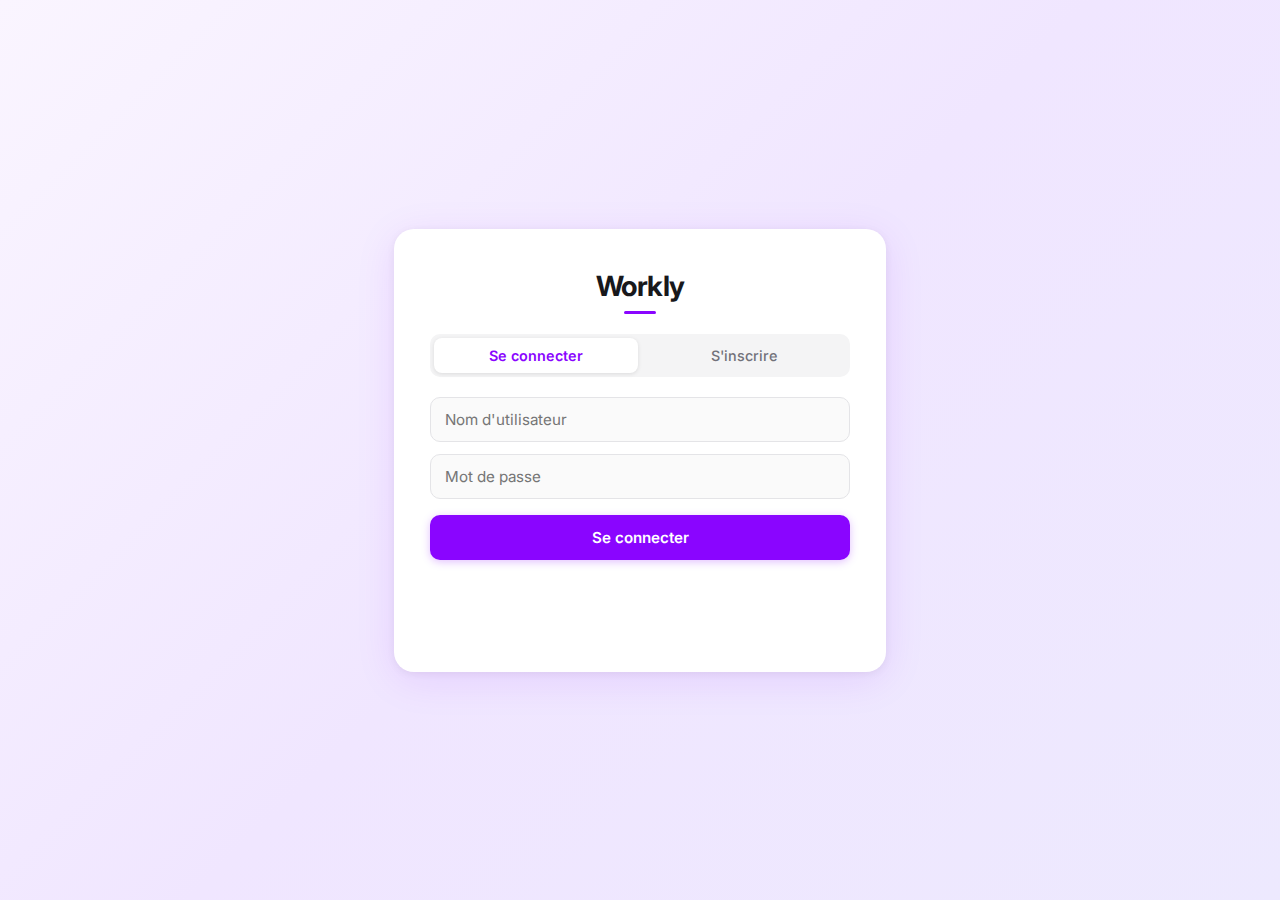
<file: docs/index.html>
<!DOCTYPE html>
<html>
<head>
    <meta charset="UTF-8">
    <title>Workly — Assistant IA</title>
    <link rel="stylesheet" href="style.css">
    <link rel="icon" href="images/favicon.ico" type="image/x-icon">
</head>
<body>

    <!-- Layout principal : sidebar gauche + zone chat droite -->
    <div id="app-layout">

        <!-- SIDEBAR GAUCHE -->
        <aside id="sidebar">

            <!-- Logo / Nom de l'appli -->
            <div class="sidebar-logo">
                <img src="images/logo.png" alt="Workly logo" class="logo-icon">
                <span class="logo-text">Workly</span>
            </div>

            <div class="sidebar-divider"></div>

            <!-- Utilisateur connecté -->
            <div class="sidebar-user">
                <span class="sidebar-user-label">Connecté en tant que</span>
                <span id="username-display"></span>
            </div>

            <div class="sidebar-divider"></div>

            <!-- Switch Dark Mode -->
            <div class="sidebar-item">
                <span class="sidebar-item-label">Thème</span>
                <label class="switch">
                    <input type="checkbox" id="dark-mode-switch">
                    <span class="slider"></span>
                </label>
            </div>

            <!-- Spacer : pousse les boutons vers le bas -->
            <div class="sidebar-spacer"></div>

            <!-- Effacer conversation -->
            <button id="clearBtn" class="sidebar-btn sidebar-btn-secondary">
                🗑️ Effacer la conversation
            </button>

            <!-- Logout -->
            <button id="logoutBtn" class="sidebar-btn sidebar-btn-danger">
                🚪 Déconnexion
            </button>

        </aside>

        <!-- ZONE CHAT -->
        <div id="chat-zone">
            <!-- Zone de conversation -->
            <div id="conversation"></div>

            <!-- Zone input + bouton -->
            <div id="inputZone">
                <input id="messageInput" type="text" placeholder="Envoyer un message...">
                <button id="envoyerBtn">Envoyer</button>
            </div>
        </div>

    </div>

    <script src="app.js"></script>
</body>
</html>
</file>
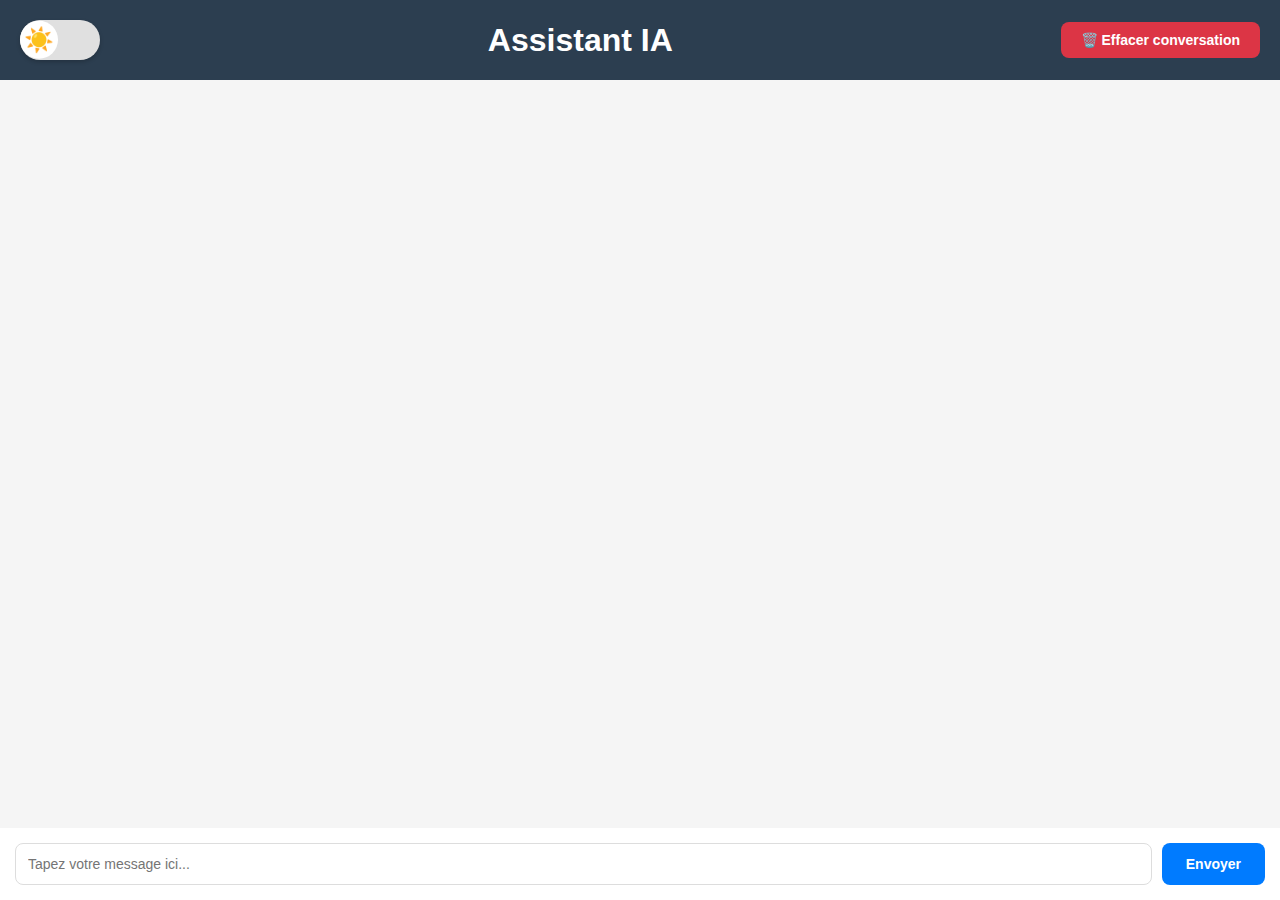
<file: docs/frontend/index.html>
<!DOCTYPE html>
<html>
<head>
    <meta charset="UTF-8">
    <title>Assistant IA</title>
    <!-- Lien vers le fichier CSS pour le design -->
    <link rel="stylesheet" href="style.css">
</head>
<body>
        <!-- Barre de titre en haut avec bouton Clear -->
    <header id="headerBar">
         <!-- Switch Dark Mode -->
        <div class="dark-mode-toggle"></div>
        <label class="switch">
            <input type="checkbox" id="dark-mode-switch">
            <span class="slider"></span>
        </label>
        </div>
        <h1>Assistant IA</h1>
        <button id="clearBtn">🗑️ Effacer conversation</button>
    </header>
    
    <!-- Zone de conversation : affiche les messages user/assistant -->
    <div id="conversation"></div>
    
    <!-- Zone input + bouton en bas (Flexbox horizontal) -->
    <div id="inputZone">
        <input id="messageInput" type="text" placeholder="Tapez votre message ici...">
        <button id="envoyerBtn">Envoyer</button>
    </div>

    <!-- Charge le JavaScript pour la logique de chat -->
    <script src="app.js"></script>
</body>
</html>
</file>
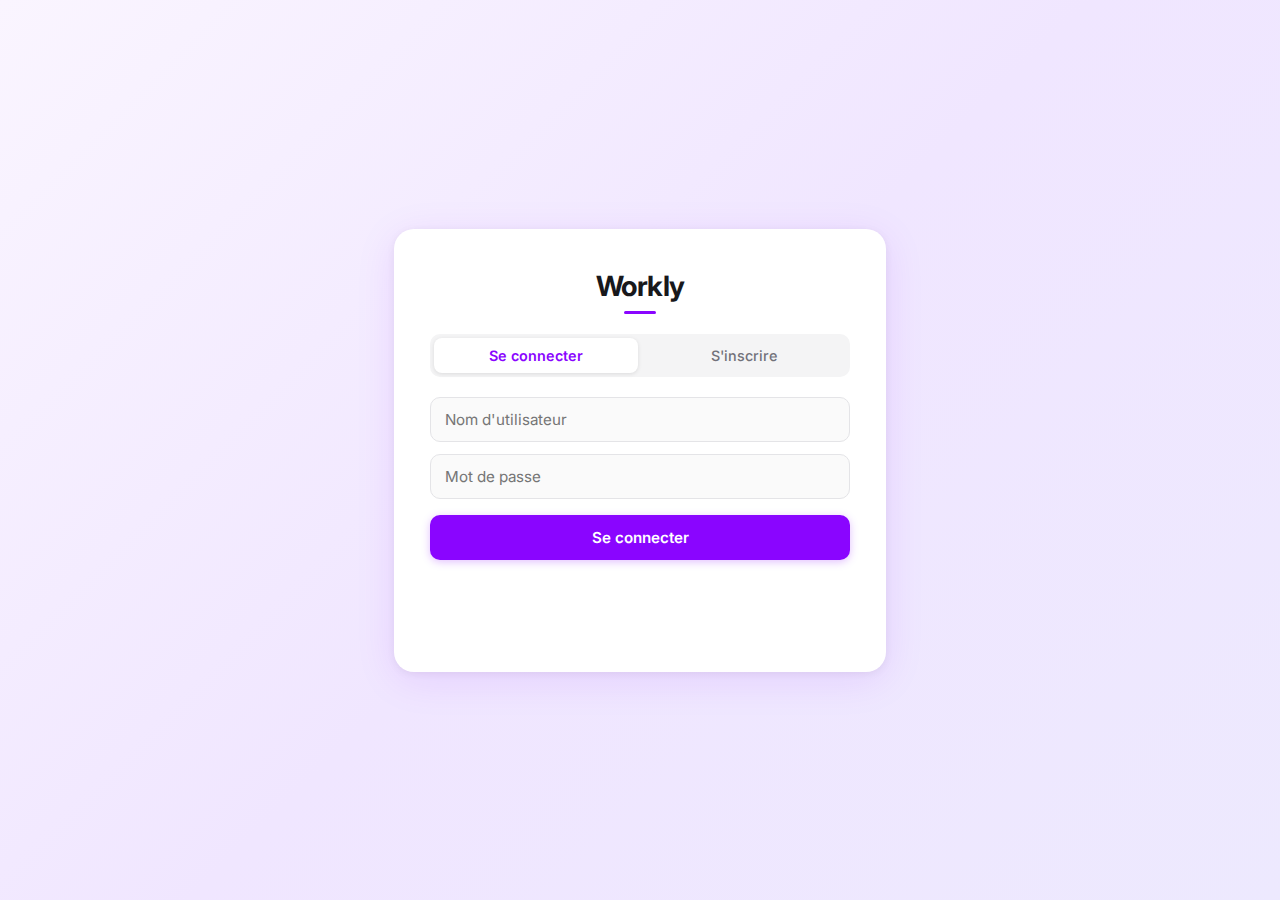
<file: docs/login/index.html>
<!DOCTYPE html>
<html>
<head>
    <meta charset="UTF-8">
    <title>Connexion — Workly</title>
    <link rel="stylesheet" href="../style.css">
    <link rel="icon" href="../images/favicon.ico" type="image/x-icon">
</head>
<body>
    <div id="auth-container">
        <h1>Workly</h1>

        <!-- Onglets pour switcher entre Login et Register -->
        <div id="auth-tabs">
            <button id="tab-login" class="tab-btn active">Se connecter</button>
            <button id="tab-register" class="tab-btn">S'inscrire</button>
        </div>

        <!-- Formulaire Login -->
        <form id="form-login">
            <input type="text" id="login-username" placeholder="Nom d'utilisateur" required>
            <input type="password" id="login-password" placeholder="Mot de passe" required>
            <button type="submit">Se connecter</button>
        </form>

        <!-- Formulaire Register (caché par défaut) -->
        <form id="form-register" class="hidden">
            <input type="text" id="register-username" placeholder="Nom d'utilisateur " required>
            <input type="email" id="register-email" placeholder="Adresse email" required>
            <input type="password" id="register-password" placeholder="Mot de passe" required>
            <button type="submit">Créer mon compte</button>
        </form>

        <!-- Zone d'affichage des erreurs/succès -->
        <p id="auth-message"></p>
    </div>

    <script src="../login.js"></script>
</body>
</html>
</file>
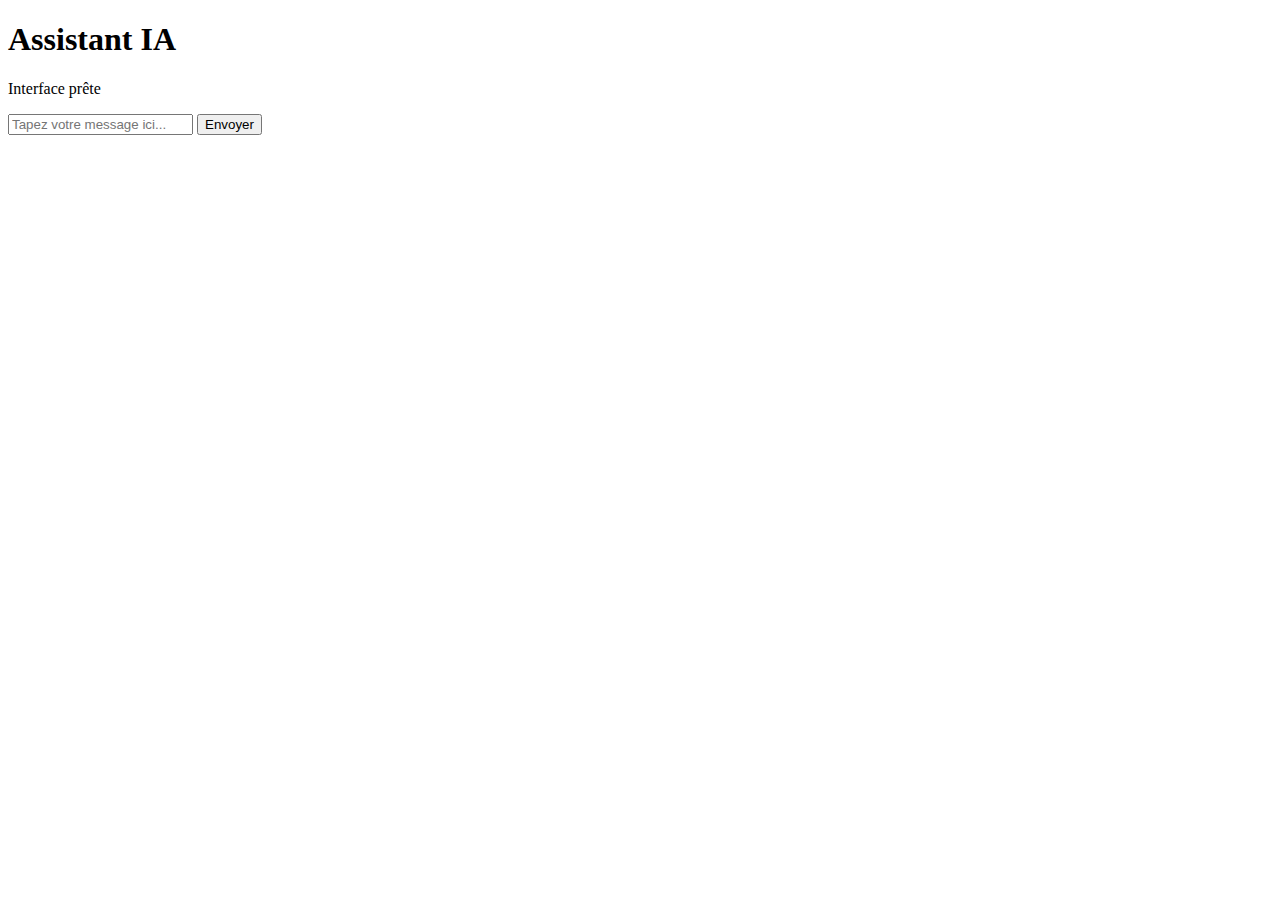
<file: docs/sessions/session_4_frontend/scripts/index.html>
<!DOCTYPE html>
<html>
<head>
    <meta charset="UTF-8">
    <title>Assistant IA</title>
</head>
<body>
    <h1>Assistant IA</h1>
    <p>Interface prête</p>
    <div id="conversation"></div>
    
    <div>
        <input id="messageInput" type="text" placeholder="Tapez votre message ici...">
        <button id="envoyerBtn">Envoyer</button>
    </div>

    <script src="app.js"></script>
</body>
</html>
</file>
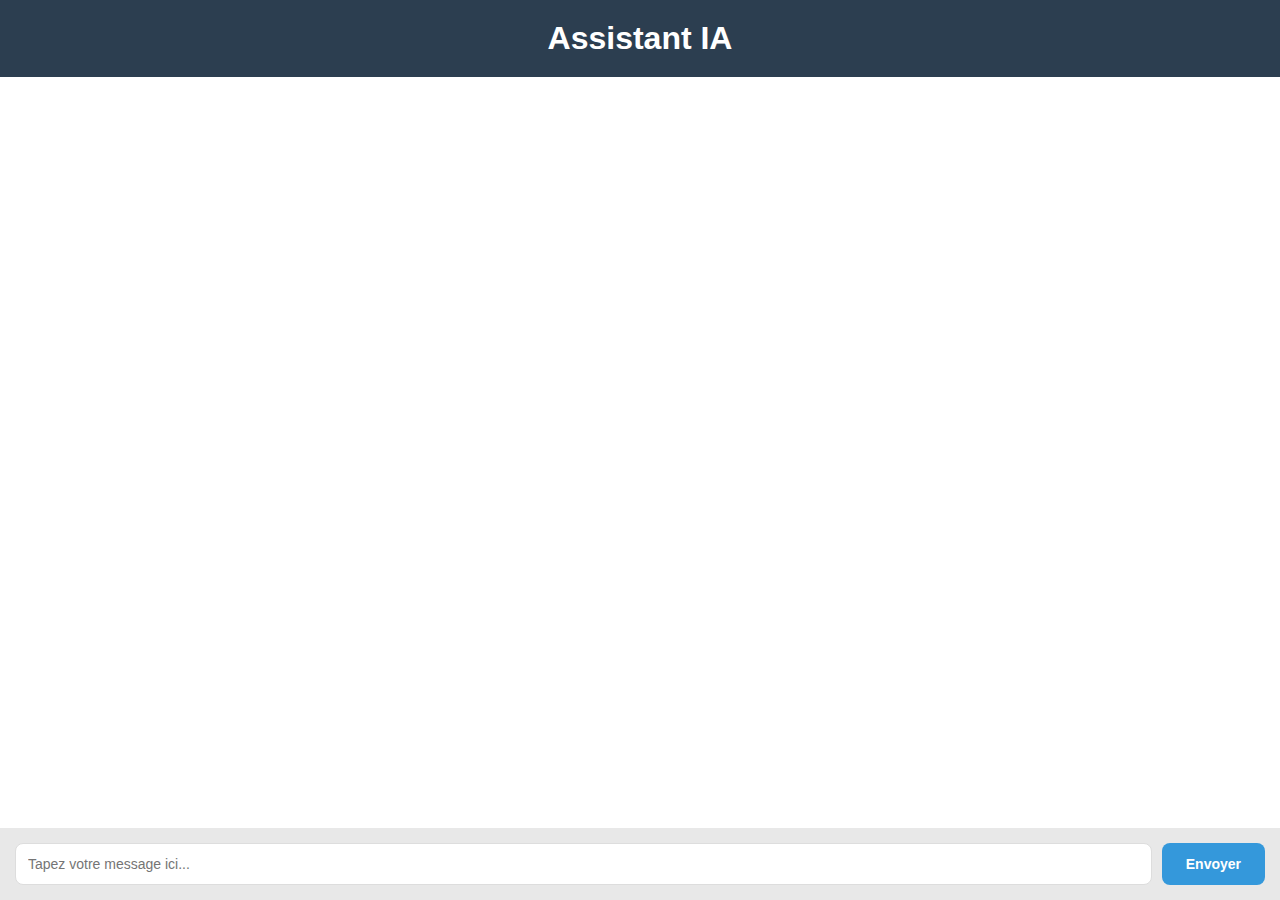
<file: docs/sessions/session_5_css/scripts/index.html>
<!DOCTYPE html>
<html>
<head>
    <meta charset="UTF-8">
    <title>Assistant IA</title>
    <!-- Lien vers le fichier CSS pour le design -->
    <link rel="stylesheet" href="style.css">
</head>
<body>
    <!-- Barre de titre en haut -->
    <h1>Assistant IA</h1>
    
    <!-- Zone de conversation : affiche les messages user/assistant -->
    <div id="conversation"></div>
    
    <!-- Zone input + bouton en bas (Flexbox horizontal) -->
    <div id="inputZone">
        <input id="messageInput" type="text" placeholder="Tapez votre message ici...">
        <button id="envoyerBtn">Envoyer</button>
    </div>

    <!-- Charge le JavaScript pour la logique de chat -->
    <script src="app.js"></script>
</body>
</html>
</file>
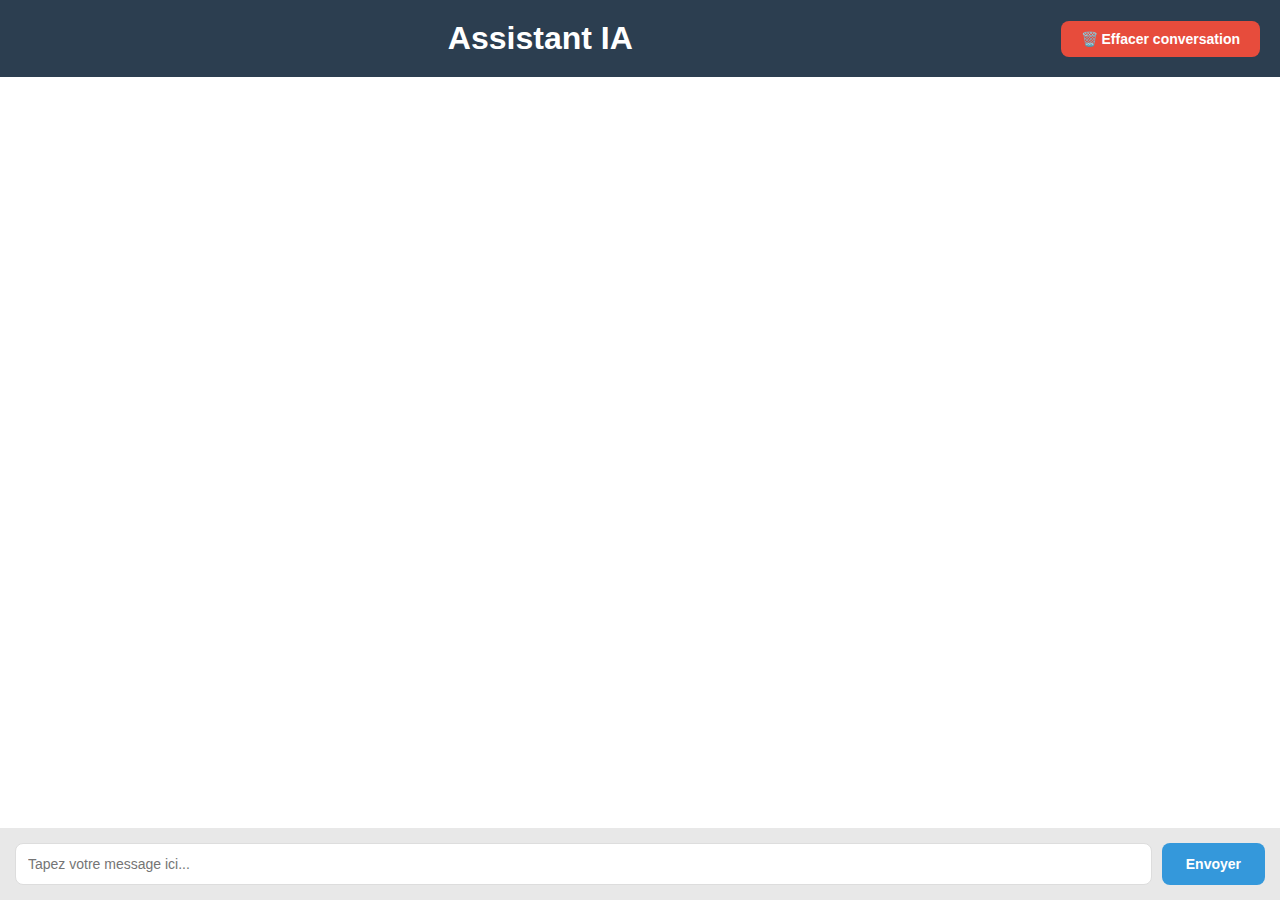
<file: docs/sessions/session_6_ux/scripts/index.html>
<!DOCTYPE html>
<html>
<head>
    <meta charset="UTF-8">
    <title>Assistant IA</title>
    <!-- Lien vers le fichier CSS pour le design -->
    <link rel="stylesheet" href="style.css">
</head>
<body>
        <!-- Barre de titre en haut avec bouton Clear -->
    <header id="headerBar">
        <h1>Assistant IA</h1>
        <button id="clearBtn">🗑️ Effacer conversation</button>
    </header>
    
    <!-- Zone de conversation : affiche les messages user/assistant -->
    <div id="conversation"></div>
    
    <!-- Zone input + bouton en bas (Flexbox horizontal) -->
    <div id="inputZone">
        <input id="messageInput" type="text" placeholder="Tapez votre message ici...">
        <button id="envoyerBtn">Envoyer</button>
    </div>

    <!-- Charge le JavaScript pour la logique de chat -->
    <script src="app.js"></script>
</body>
</html>
</file>
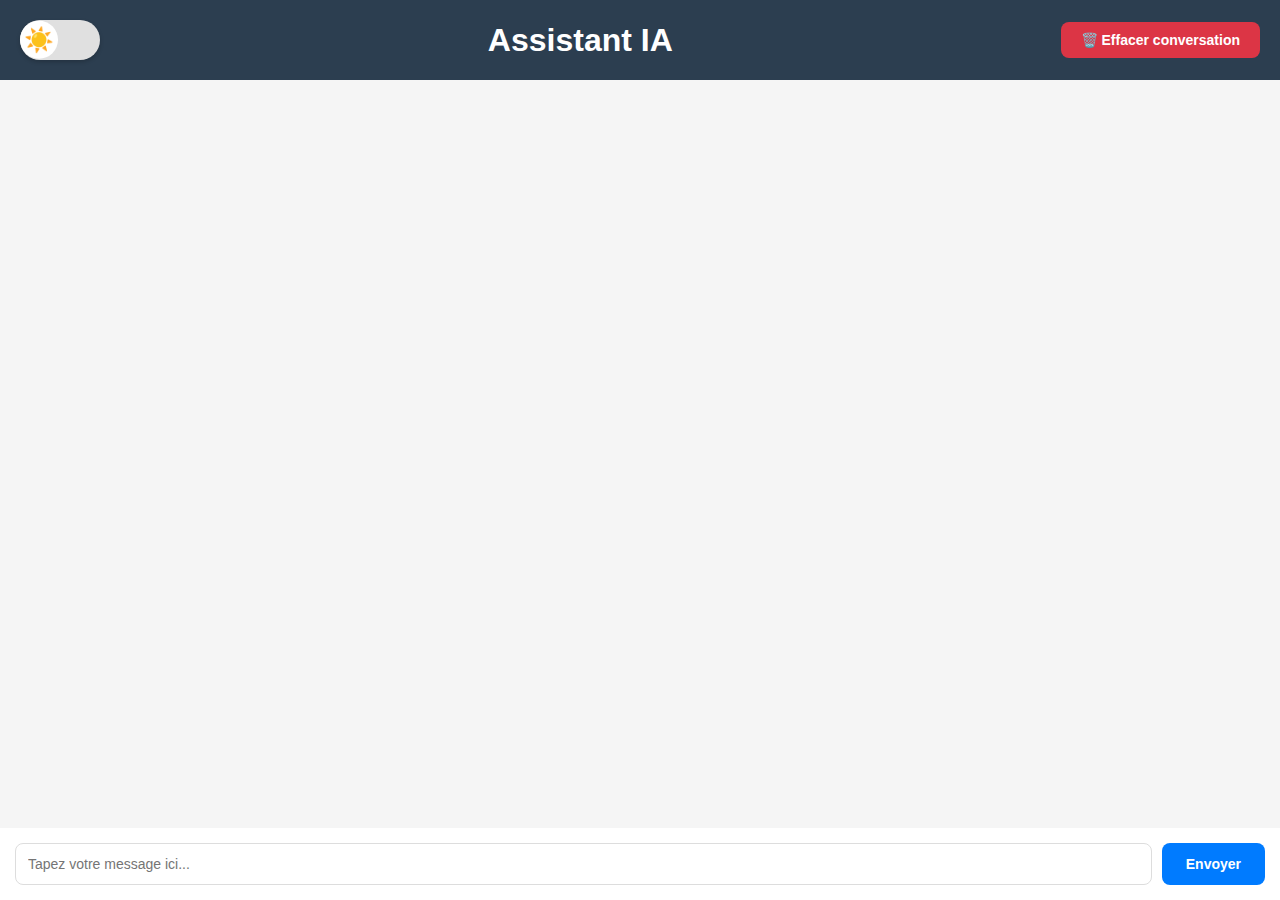
<file: documentation/sessions/session_9_deployment/scripts/index.html>
<!DOCTYPE html>
<html>
<head>
    <meta charset="UTF-8">
    <title>Assistant IA</title>
    <!-- Lien vers le fichier CSS pour le design -->
    <link rel="stylesheet" href="style.css">
</head>
<body>
        <!-- Barre de titre en haut avec bouton Clear -->
    <header id="headerBar">
         <!-- Switch Dark Mode -->
        <div class="dark-mode-toggle"></div>
        <label class="switch">
            <input type="checkbox" id="dark-mode-switch">
            <span class="slider"></span>
        </label>
        </div>
        <h1>Assistant IA</h1>
        <button id="clearBtn">🗑️ Effacer conversation</button>
    </header>
    
    <!-- Zone de conversation : affiche les messages user/assistant -->
    <div id="conversation"></div>
    
    <!-- Zone input + bouton en bas (Flexbox horizontal) -->
    <div id="inputZone">
        <input id="messageInput" type="text" placeholder="Tapez votre message ici...">
        <button id="envoyerBtn">Envoyer</button>
    </div>

    <!-- Charge le JavaScript pour la logique de chat -->
    <script src="app.js"></script>
</body>
</html>
</file>
<file: docs/style.css>
/*
 * ========================================
 * STYLE.CSS — ASSISTANT IA
 * ========================================
 * Styles pour interface de chat moderne
 * - Layout Flexbox (colonnes verticales)
 * - Bulles de messages (user/assistant)
 * - Animations douces (fadeIn + hover)
 * ========================================
 */

/* Police moderne Inter depuis Google Fonts */
@import url('https://fonts.googleapis.com/css2?family=Inter:wght@400;500;600;700&display=swap');

/* ========================================
   VARIABLES CSS (Mode clair + Mode sombre)
   ======================================== */

/* Mode clair (par défaut) */
:root {
  --couleur-fond: #f5f5f5;
  --couleur-sidebar: #ffffff;
  --couleur-texte: #333333;
  --couleur-header: #18181b;
  --couleur-titre: #ffffff;
  --couleur-bordure: #e4e4e7;
  --couleur-user: #8A05FF;
  --couleur-user-texte: #ffffff;
  --couleur-assistant: #f0f0f0;
  --couleur-assistant-texte: #18181b;
  --couleur-input: #ffffff;
  --couleur-input-texte: #18181b;
  --couleur-bouton: #8A05FF;
  --couleur-bouton-hover: #6d04cc;
  --couleur-clear: #ef4444;
  --couleur-clear-hover: #dc2626;
  --accent: #8A05FF;
  --accent-hover: #6d04cc;
  --accent-light: #f3e8ff;
}

/* Mode sombre */
.dark-mode {
  --couleur-fond: #0f0f12;
  --couleur-sidebar: #18181b;
  --couleur-texte: #e4e4e7;
  --couleur-header: #09090b;
  --couleur-titre: #fafafa;
  --couleur-bordure: #27272a;
  --couleur-user: #a855f7;
  --couleur-user-texte: #ffffff;
  --couleur-assistant: #1c1c22;
  --couleur-assistant-texte: #e4e4e7;
  --couleur-input: #09090b;
  --couleur-input-texte: #e4e4e7;
  --couleur-bouton: #a855f7;
  --couleur-bouton-hover: #9333ea;
  --couleur-clear: #f87171;
  --couleur-clear-hover: #ef4444;
  --accent: #a855f7;
  --accent-hover: #9333ea;
  --accent-light: #1e0a2e;
}


/* ========================================
   SWITCH DARK MODE  STYLE
   ======================================== */

.switch {
    font-size: 20px;  /* Plus grand */
    position: relative;
    display: inline-block;
    width: 4em;
    height: 2em;
}

.switch input {
    display: none;
}

.slider {
    position: absolute;
    cursor: pointer;
    top: 0;
    left: 0;
    right: 0;
    bottom: 0;
    background-color: var(--couleur-assistant);  /* Adapté au thème */
    transition: 0.3s;
    border-radius: 34px;
    box-shadow: 0 2px 4px rgba(0, 0, 0, 0.2);
}

.slider:before {
    position: absolute;
    content: "☀️";  /* Icône soleil */
    font-size: 1.2em;
    height: 1.6em;
    width: 1.6em;
    border-radius: 50%;
    top: 50%;  /* Centrer verticalement */
    transform: translateY(-50%);  /* Ajustement précis */
    background-color: var(--couleur-input);
    transition: 0.3s;
    display: flex;
    align-items: center;
    justify-content: center;
}

/* Quand le switch est activé (dark mode ON) */
input:checked + .slider::before {
    content: "🌙";  /* Icône lune */
    background-color: var(--couleur-header);
    transform: translateX(1.79em) translateY(-50%); /* Déplacement à droite */
}

input:checked + .slider {
    background-color: var(--couleur-user);  /* Bleu du thème */
}

.slider:hover {
    opacity: 0.9;
}


/* Configure la page en layout sidebar + chat */
body {
    margin: 0;
    padding: 0;
    font-family: 'Inter', Arial, sans-serif;
    height: 100vh;
    overflow: hidden;
    background-color: var(--couleur-fond);
    color: var(--couleur-texte);
}

/* Layout principal : flex row pleine hauteur */
#app-layout {
    display: flex;
    height: 100vh;
}

/* ========================================
   SIDEBAR
   ======================================== */

#sidebar {
    width: 240px;
    flex-shrink: 0;
    background-color: var(--couleur-sidebar);
    border-right: 1px solid var(--couleur-bordure);
    display: flex;
    flex-direction: column;
    padding: 20px 16px;
    gap: 4px;
}

/* Logo */
.sidebar-logo {
    display: flex;
    align-items: center;
    gap: 10px;
    padding: 8px 10px;
    margin-bottom: 4px;
}

.logo-icon {
    width: 32px;
    height: 32px;
    object-fit: contain;
    border-radius: 6px;
}

.logo-text {
    font-size: 1.1rem;
    font-weight: 700;
    color: var(--couleur-texte);
    letter-spacing: -0.3px;
}

/* Séparateur fin */
.sidebar-divider {
    height: 1px;
    background-color: var(--couleur-bordure);
    margin: 8px 0;
}

/* Utilisateur connecté */
.sidebar-user {
    padding: 8px 10px;
    display: flex;
    flex-direction: column;
    gap: 2px;
}

.sidebar-user-label {
    font-size: 0.72rem;
    font-weight: 500;
    text-transform: uppercase;
    letter-spacing: 0.7px;
    color: var(--couleur-texte);
    opacity: 0.4;
}

#username-display {
    font-size: 0.9rem;
    font-weight: 600;
    color: var(--couleur-texte);
    opacity: 0.85;
}

/* Ligne thème : label + switch alignés */
.sidebar-item {
    display: flex;
    align-items: center;
    justify-content: space-between;
    padding: 8px 10px;
    border-radius: 8px;
}

.sidebar-item-label {
    font-size: 0.875rem;
    color: var(--couleur-texte);
    font-weight: 500;
    opacity: 0.7;
}

/* Pousse les boutons vers le bas */
.sidebar-spacer {
    flex: 1;
}

/* Boutons sidebar */
.sidebar-btn {
    width: 100%;
    padding: 10px 14px;
    border-radius: 10px;
    font-size: 0.875rem;
    font-family: 'Inter', Arial, sans-serif;
    font-weight: 500;
    cursor: pointer;
    border: none;
    text-align: left;
    transition: background 0.2s, color 0.2s;
    margin-bottom: 4px;
}

.sidebar-btn-secondary {
    background-color: transparent;
    color: var(--couleur-texte);
    opacity: 0.7;
}

.sidebar-btn-secondary:hover {
    background-color: var(--couleur-assistant);
    opacity: 1;
}

.sidebar-btn-danger {
    background-color: transparent;
    color: #f87171;
}

.sidebar-btn-danger:hover {
    background-color: rgba(239, 68, 68, 0.08);
    color: #ef4444;
}

/* ========================================
   ZONE CHAT
   ======================================== */

#chat-zone {
    flex: 1;
    display: flex;
    flex-direction: column;
    overflow: hidden;
    background-color: var(--couleur-fond);
}

/* Zone de conversation : prend tout l'espace disponible, scroll si trop de messages */
#conversation {
    flex: 1;
    overflow-y: auto;
    padding: 20px;
    background-color: var(--couleur-fond);
}

/* === BLOC 2 : ZONE INPUT + BOUTON === */
/* Conteneur Flexbox horizontal : input à gauche (flex:1) + bouton à droite (taille fixe) */

#inputZone {
    display: flex;
    flex-direction: row;
    padding: 15px;
    background-color: var(--couleur-input);
    gap: 10px;
}

#messageInput {
    flex: 1;
    padding: 12px;
    border: 1px solid var(--couleur-bordure);
    border-radius: 8px;
    font-size: 14px;
    outline: none;
    background-color: var(--couleur-input);
    color: var(--couleur-input-texte);
}

#envoyerBtn {
    padding: 12px 24px;
    background-color: var(--couleur-bouton);
    color: var(--couleur-user-texte);
    border: none;
    border-radius: 8px;
    font-size: 14px;
    cursor: pointer;
    font-weight: bold;
}

#envoyerBtn:hover {
    background-color: var(--couleur-bouton-hover);
}

#envoyerBtn:disabled {
    opacity: 0.5;
    cursor: not-allowed;
    background-color: #95a5a6;
}

/* === BLOC 3 : BULLES DE MESSAGES === */
/* Chaque message = <p> Flexbox + <span> bulle stylée (user à droite bleu, assistant à gauche gris) */

#conversation p {
    display: flex;
    margin: 10px 0;
    animation: fadeIn 0.3s ease-in-out;
}

.message-user {
    justify-content: flex-end;
}

.message-assistant {
    justify-content: flex-start;
}

.bulle-user{
    background-color: var(--couleur-user);
    color: var(--couleur-user-texte);
    padding: 12px 16px;
    border-radius: 18px;
    max-width: 70%;
    box-shadow: 0px 2px 4px rgba(0, 0, 0, 0.1);
    transition: transform 0.2s ease;
}

.bulle-assistant {
    background-color: var(--couleur-assistant);
    color: var(--couleur-assistant-texte);
    padding: 12px 16px;
    border-radius: 18px;
    max-width: 70%;
    box-shadow: 0px 2px 4px rgba(0, 0, 0, 0.1);
    transition: transform 0.2s ease;
}

/* === BLOC 4 : ANIMATIONS === */
/* fadeIn : apparition douce des messages (opacité + décalage vertical) */
/* hover : effet d'agrandissement léger au survol des bulles */

@keyframes fadeIn {
    from { opacity: 0; transform: translateY(10px); }
    to { opacity: 1; transform: translateY(0);}
}

.bulle-user:hover, .bulle-assistant:hover {
    transform: scale(1.02);
}

/* === BLOC 5 : MESSAGE D'ERREUR === */

.message-error{
    justify-content: center;
}

.bulle-error {
    background-color: #e74c3c;
    color: white;
    padding: 12px 16px;
    border-radius: 18px;
    max-width: 80%;
    box-shadow: 0px 2px 4px rgba(0, 0, 0, 0.2);
    text-align: center;
    font-weight: bold;
}

/* ========================================
   AUTH — PAGE LOGIN/REGISTER
   ======================================== */

/* Fond dégradé doux pour la page login */
body:has(#auth-container) {
    display: flex;
    justify-content: center;
    align-items: center;
    overflow: auto;
    background: linear-gradient(135deg, #faf5ff 0%, #f0e6ff 50%, #ede9fe 100%);
}

body.dark-mode:has(#auth-container) {
    background: linear-gradient(135deg, #09090b 0%, #13071f 50%, #0f0f12 100%);
}

/* Carte login centrée */
#auth-container {
    width: 100%;
    max-width: 420px;
    padding: 40px 36px;
    background-color: #ffffff;
    border-radius: 20px;
    box-shadow: 0 8px 40px rgba(138, 5, 255, 0.10), 0 2px 8px rgba(0,0,0,0.06);
    display: flex;
    flex-direction: column;
    gap: 20px;
    animation: fadeIn 0.4s ease;
}

#auth-container h1 {
    text-align: center;
    font-size: 1.75rem;
    font-weight: 700;
    margin: 0;
    color: #18181b;
    letter-spacing: -0.5px;
}

/* Sous-titre discret sous le h1 */
#auth-container h1::after {
    content: '';
    display: block;
    width: 32px;
    height: 3px;
    background: #8A05FF;
    border-radius: 2px;
    margin: 8px auto 0;
}

/* Onglets Login / Register */
#auth-tabs {
    display: flex;
    gap: 4px;
    background-color: #f4f4f5;
    padding: 4px;
    border-radius: 10px;
}

.tab-btn {
    flex: 1;
    padding: 9px;
    border: none;
    background: transparent;
    color: #71717a;
    border-radius: 8px;
    font-size: 0.9rem;
    font-weight: 500;
    cursor: pointer;
    transition: background 0.2s, color 0.2s, box-shadow 0.2s;
    font-family: 'Inter', Arial, sans-serif;
}

.tab-btn.active {
    background-color: #ffffff;
    color: #8A05FF;
    font-weight: 600;
    box-shadow: 0 1px 4px rgba(0,0,0,0.10);
}

/* Formulaires */
#form-login,
#form-register {
    display: flex;
    flex-direction: column;
    gap: 12px;
}

#form-login input,
#form-register input {
    padding: 12px 14px;
    border: 1.5px solid #e4e4e7;
    border-radius: 10px;
    font-size: 0.95rem;
    font-family: 'Inter', Arial, sans-serif;
    outline: none;
    background-color: #fafafa;
    color: #18181b;
    transition: border-color 0.2s, box-shadow 0.2s;
}

#form-login input:focus,
#form-register input:focus {
    border-color: #8A05FF;
    background-color: #ffffff;
    box-shadow: 0 0 0 3px rgba(138, 5, 255, 0.10);
}

#form-login button,
#form-register button {
    padding: 13px;
    background-color: #8A05FF;
    color: white;
    border: none;
    border-radius: 10px;
    font-size: 0.95rem;
    font-weight: 600;
    font-family: 'Inter', Arial, sans-serif;
    cursor: pointer;
    transition: background 0.2s, transform 0.1s, box-shadow 0.2s;
    box-shadow: 0 2px 8px rgba(138, 5, 255, 0.25);
    margin-top: 4px;
}

#form-login button:hover,
#form-register button:hover {
    background-color: #6d04cc;
    box-shadow: 0 4px 14px rgba(138, 5, 255, 0.35);
    transform: translateY(-1px);
}

#form-login button:active,
#form-register button:active {
    transform: translateY(0);
}

/* Message erreur/succès */
#auth-message {
    text-align: center;
    font-size: 0.875rem;
    font-weight: 500;
    min-height: 20px;
    padding: 2px 0;
}

/* Classe utilitaire pour cacher un élément */
/* !important nécessaire car les sélecteurs ID (#form-register) ont une priorité plus haute */
.hidden {
    display: none !important;
}

/* Dark mode pour la page login */
body.dark-mode #auth-container {
    background-color: #18181b;
    box-shadow: 0 8px 40px rgba(138, 5, 255, 0.15), 0 2px 8px rgba(0,0,0,0.4);
}

body.dark-mode #auth-container h1 {
    color: #fafafa;
}

body.dark-mode #auth-tabs {
    background-color: #09090b;
}

body.dark-mode .tab-btn {
    color: #71717a;
}

body.dark-mode .tab-btn.active {
    background-color: #27272a;
    color: #c084fc;
}

body.dark-mode #form-login input,
body.dark-mode #form-register input {
    background-color: #09090b;
    border-color: #27272a;
    color: #fafafa;
}

body.dark-mode #form-login input:focus,
body.dark-mode #form-register input:focus {
    border-color: #a855f7;
    box-shadow: 0 0 0 3px rgba(168, 85, 247, 0.15);
}

body.dark-mode #form-login button,
body.dark-mode #form-register button {
    background-color: #a855f7;
    box-shadow: 0 2px 8px rgba(168, 85, 247, 0.30);
}

body.dark-mode #form-login button:hover,
body.dark-mode #form-register button:hover {
    background-color: #9333ea;
}

/* Ancien bloc header supprimé — username/logout maintenant dans la sidebar */
</file>
<file: docs/frontend/style.css>
/*
 * ========================================
 * STYLE.CSS — ASSISTANT IA
 * ========================================
 * Styles pour interface de chat moderne
 * - Layout Flexbox (colonnes verticales)
 * - Bulles de messages (user/assistant)
 * - Animations douces (fadeIn + hover)
 * ========================================
 */

/* ========================================
   VARIABLES CSS (Mode clair + Mode sombre)
   ======================================== */

/* Mode clair (par défaut) */
:root {
  --couleur-fond: #f5f5f5;
  --couleur-texte: #333333;
  --couleur-header: #2c3e50;
  --couleur-titre: #ffffff;  /* Blanc pour titre sur header sombre */
  --couleur-bordure: #ddd;  /* Bordure gris clair */
  --couleur-user: #007bff;
  --couleur-user-texte: #ffffff;
  --couleur-assistant: #e0e0e0;
  --couleur-assistant-texte: #000000;
  --couleur-input: #ffffff;
  --couleur-input-texte: #333333;  /* Texte input noir */
  --couleur-bouton: #007bff;
  --couleur-bouton-hover: #0056b3;
  --couleur-clear: #dc3545;
  --couleur-clear-hover: #c82333;
}

/* Mode sombre */
.dark-mode {
  --couleur-fond: #1a1a1a;
  --couleur-texte: #e0e0e0;
  --couleur-header: #0d1117;
  --couleur-titre: #e0e0e0;  /* Gris clair pour titre en mode sombre */
  --couleur-bordure: #4a4a4a;  /* Bordure gris foncé */
  --couleur-user: #1f6feb;
  --couleur-user-texte: #ffffff;
  --couleur-assistant: #2d333b;
  --couleur-assistant-texte: #e0e0e0;
  --couleur-input: #0d1117;  /* Fond plus foncé pour meilleur contraste */
  --couleur-input-texte: #e0e0e0;  /* Texte gris clair */
  --couleur-bouton: #1f6feb;
  --couleur-bouton-hover: #1a5cd8;
  --couleur-clear: #da3633;
  --couleur-clear-hover: #b52a27;
}


/* ========================================
   SWITCH DARK MODE  STYLE
   ======================================== */

.switch {
    font-size: 20px;  /* Plus grand */
    position: relative;
    display: inline-block;
    width: 4em;
    height: 2em;
}

.switch input {
    display: none;
}

.slider {
    position: absolute;
    cursor: pointer;
    top: 0;
    left: 0;
    right: 0;
    bottom: 0;
    background-color: var(--couleur-assistant);  /* Adapté au thème */
    transition: 0.3s;
    border-radius: 34px;
    box-shadow: 0 2px 4px rgba(0, 0, 0, 0.2);
}

.slider:before {
    position: absolute;
    content: "☀️";  /* Icône soleil */
    font-size: 1.2em;
    height: 1.6em;
    width: 1.6em;
    border-radius: 50%;
    top: 50%;  /* Centrer verticalement */
    transform: translateY(-50%);  /* Ajustement précis */
    background-color: var(--couleur-input);
    transition: 0.3s;
    display: flex;
    align-items: center;
    justify-content: center;
}

/* Quand le switch est activé (dark mode ON) */
input:checked + .slider::before {
    content: "🌙";  /* Icône lune */
    background-color: var(--couleur-header);
    transform: translateX(1.79em) translateY(-50%); /* Déplacement à droite */
}

input:checked + .slider {
    background-color: var(--couleur-user);  /* Bleu du thème */
}

.slider:hover {
    opacity: 0.9;
}


/* === BLOC 1 : LAYOUT GLOBAL === */
/* Configure la page en Flexbox vertical */
body {
    margin: 0;
    padding: 0;
    font-family: Arial, sans-serif;
    height: 100vh;
    display: flex;
    flex-direction: column;
    background-color: var(--couleur-fond);
}

/* Barre de titre en haut (fond bleu foncé, texte centré blanc) */
#headerBar {
    display: flex;
    justify-content: space-between;
    align-items: center;
    padding: 20px 20px;
    background-color: var(--couleur-header);
}

/*
#headerBar::before {  Espace vide à gauche pour centrer le titre
    content: "";
    width: 180px;  — Même largeur que le bouton Clear
}
*/

#headerBar h1 {
    color: var(--couleur-titre);
    margin: 0;
    flex: 1;
    text-align: center;
}

#clearBtn {
    padding: 10px 20px;
    background-color: var(--couleur-clear);
    color: white;
    border: none;
    border-radius: 8px;
    font-size: 14px;
    cursor: pointer;
    font-weight: bold;
}

#clearBtn:hover {
    background-color: var(--couleur-clear-hover);
}

/* Zone de conversation : prend tout l'espace disponible, scroll si trop de messages */
#conversation {
    flex: 1;
    overflow-y: auto;
    padding: 20px;
    background-color: var(--couleur-fond);
}

/* === BLOC 2 : ZONE INPUT + BOUTON === */
/* Conteneur Flexbox horizontal : input à gauche (flex:1) + bouton à droite (taille fixe) */

#inputZone {
    display: flex;
    flex-direction: row;
    padding: 15px;
    background-color: var(--couleur-input);
    gap: 10px;
}

#messageInput {
    flex: 1;
    padding: 12px;
    border: 1px solid var(--couleur-bordure);
    border-radius: 8px;
    font-size: 14px;
    outline: none;
    background-color: var(--couleur-input);
    color: var(--couleur-input-texte);
}

#envoyerBtn {
    padding: 12px 24px;
    background-color: var(--couleur-bouton);
    color: var(--couleur-user-texte);
    border: none;
    border-radius: 8px;
    font-size: 14px;
    cursor: pointer;
    font-weight: bold;
}

#envoyerBtn:hover {
    background-color: var(--couleur-bouton-hover);
}

#envoyerBtn:disabled {
    opacity: 0.5;
    cursor: not-allowed;
    background-color: #95a5a6;
}

/* === BLOC 3 : BULLES DE MESSAGES === */
/* Chaque message = <p> Flexbox + <span> bulle stylée (user à droite bleu, assistant à gauche gris) */

#conversation p {
    display: flex;
    margin: 10px 0;
    animation: fadeIn 0.3s ease-in-out;
}

.message-user {
    justify-content: flex-end;
}

.message-assistant {
    justify-content: flex-start;
}

.bulle-user{
    background-color: var(--couleur-user);
    color: var(--couleur-user-texte);
    padding: 12px 16px;
    border-radius: 18px;
    max-width: 70%;
    box-shadow: 0px 2px 4px rgba(0, 0, 0, 0.1);
    transition: transform 0.2s ease;
}

.bulle-assistant {
    background-color: var(--couleur-assistant);
    color: var(--couleur-assistant-texte);
    padding: 12px 16px;
    border-radius: 18px;
    max-width: 70%;
    box-shadow: 0px 2px 4px rgba(0, 0, 0, 0.1);
    transition: transform 0.2s ease;
}

/* === BLOC 4 : ANIMATIONS === */
/* fadeIn : apparition douce des messages (opacité + décalage vertical) */
/* hover : effet d'agrandissement léger au survol des bulles */

@keyframes fadeIn {
    from { opacity: 0; transform: translateY(10px); }
    to { opacity: 1; transform: translateY(0);}
}

.bulle-user:hover, .bulle-assistant:hover {
    transform: scale(1.02);
}

/* === BLOC 5 : MESSAGE D'ERREUR === */

.message-error{
    justify-content: center;
}

.bulle-error {
    background-color: #e74c3c;
    color: white;
    padding: 12px 16px;
    border-radius: 18px;
    max-width: 80%;
    box-shadow: 0px 2px 4px rgba(0, 0, 0, 0.2);
    text-align: center;
    font-weight: bold;
}
</file>
<file: docs/sessions/session_5_css/scripts/style.css>
/*
 * ========================================
 * STYLE.CSS — ASSISTANT IA
 * ========================================
 * Styles pour interface de chat moderne
 * - Layout Flexbox (colonnes verticales)
 * - Bulles de messages (user/assistant)
 * - Animations douces (fadeIn + hover)
 * ========================================
 */

/* === BLOC 1 : LAYOUT GLOBAL === */
/* Configure la page en Flexbox vertical */
body {
    margin: 0;
    padding: 0;
    font-family: Arial, sans-serif;
    height: 100vh;
    display: flex;
    flex-direction: column;
    background-color: #f5f5f5;
}

/* Barre de titre en haut (fond bleu foncé, texte centré blanc) */
h1 {
    background-color: #2c3e50;
    color: white;
    text-align: center;
    padding: 20px 0;
    margin: 0;
}

/* Zone de conversation : prend tout l'espace disponible, scroll si trop de messages */
#conversation {
    flex: 1;
    overflow-y: auto;
    padding: 20px;
    background-color: #ffffff;
}

/* === BLOC 2 : ZONE INPUT + BOUTON === */
/* Conteneur Flexbox horizontal : input à gauche (flex:1) + bouton à droite (taille fixe) */

#inputZone {
    display: flex;
    flex-direction: row;
    padding: 15px;
    background-color: #e8e8e8;
    gap: 10px;
}

#messageInput {
    flex: 1;
    padding: 12px;
    border: 1px solid #ddd;
    border-radius: 8px;
    font-size: 14px;
    outline: none;
}

#envoyerBtn {
    padding: 12px 24px;
    background-color: #3498db;
    color: white;
    border: none;
    border-radius: 8px;
    font-size: 14px;
    cursor: pointer;
    font-weight: bold;
}

#envoyerBtn:hover {
    background-color: #2980b9;
}

/* === BLOC 3 : BULLES DE MESSAGES === */
/* Chaque message = <p> Flexbox + <span> bulle stylée (user à droite bleu, assistant à gauche gris) */

#conversation p {
    display: flex;
    margin: 10px 0;
    animation: fadeIn 0.3s ease-in-out;
}

.message-user {
    justify-content: flex-end;
}

.message-assistant {
    justify-content: flex-start;
}

.bulle-user{
    background-color: #3498db;
    color: white;
    padding: 12px 16px;
    border-radius: 18px;
    max-width: 70%;
    box-shadow: 0px 2px 4px rgba(0, 0, 0, 0.1);
    transition: transform 0.2s ease;
}

.bulle-assistant {
    background-color: #ecf0f1;
    color: #2c3e50;
    padding: 12px 16px;
    border-radius: 18px;
    max-width: 70%;
    box-shadow: 0px 2px 4px rgba(0, 0, 0, 0.1);
    transition: transform 0.2s ease;
}

/* === BLOC 4 : ANIMATIONS === */
/* fadeIn : apparition douce des messages (opacité + décalage vertical) */
/* hover : effet d'agrandissement léger au survol des bulles */

@keyframes fadeIn {
    from { opacity: 0; transform: translateY(10px); }
    to { opacity: 1; transform: translateY(0);}
}

.bulle-user:hover, .bulle-assistant:hover {
    transform: scale(1.02);
}
</file>
<file: docs/sessions/session_6_ux/scripts/style.css>
/*
 * ========================================
 * STYLE.CSS — ASSISTANT IA
 * ========================================
 * Styles pour interface de chat moderne
 * - Layout Flexbox (colonnes verticales)
 * - Bulles de messages (user/assistant)
 * - Animations douces (fadeIn + hover)
 * ========================================
 */

/* === BLOC 1 : LAYOUT GLOBAL === */
/* Configure la page en Flexbox vertical */
body {
    margin: 0;
    padding: 0;
    font-family: Arial, sans-serif;
    height: 100vh;
    display: flex;
    flex-direction: column;
    background-color: #f5f5f5;
}

/* Barre de titre en haut (fond bleu foncé, texte centré blanc) */
#headerBar {
    display: flex;
    justify-content: space-between;
    align-items: center;
    padding: 20px 20px;
    background-color: #2c3e50;
}

#headerBar h1 {
    color: white;
    margin: 0;
    flex: 1;
    text-align: center;
}

#clearBtn {
    padding: 10px 20px;
    background-color: #e74c3c;
    color: white;
    border: none;
    border-radius: 8px;
    font-size: 14px;
    cursor: pointer;
    font-weight: bold;
}

#clearBtn:hover {
    background-color: #c0392b;
}

/* Zone de conversation : prend tout l'espace disponible, scroll si trop de messages */
#conversation {
    flex: 1;
    overflow-y: auto;
    padding: 20px;
    background-color: #ffffff;
}

/* === BLOC 2 : ZONE INPUT + BOUTON === */
/* Conteneur Flexbox horizontal : input à gauche (flex:1) + bouton à droite (taille fixe) */

#inputZone {
    display: flex;
    flex-direction: row;
    padding: 15px;
    background-color: #e8e8e8;
    gap: 10px;
}

#messageInput {
    flex: 1;
    padding: 12px;
    border: 1px solid #ddd;
    border-radius: 8px;
    font-size: 14px;
    outline: none;
}

#envoyerBtn {
    padding: 12px 24px;
    background-color: #3498db;
    color: white;
    border: none;
    border-radius: 8px;
    font-size: 14px;
    cursor: pointer;
    font-weight: bold;
}

#envoyerBtn:hover {
    background-color: #2980b9;
}

#envoyerBtn:disabled {
    opacity: 0.5;
    cursor: not-allowed;
    background-color: #95a5a6;
}

/* === BLOC 3 : BULLES DE MESSAGES === */
/* Chaque message = <p> Flexbox + <span> bulle stylée (user à droite bleu, assistant à gauche gris) */

#conversation p {
    display: flex;
    margin: 10px 0;
    animation: fadeIn 0.3s ease-in-out;
}

.message-user {
    justify-content: flex-end;
}

.message-assistant {
    justify-content: flex-start;
}

.bulle-user{
    background-color: #3498db;
    color: white;
    padding: 12px 16px;
    border-radius: 18px;
    max-width: 70%;
    box-shadow: 0px 2px 4px rgba(0, 0, 0, 0.1);
    transition: transform 0.2s ease;
}

.bulle-assistant {
    background-color: #ecf0f1;
    color: #2c3e50;
    padding: 12px 16px;
    border-radius: 18px;
    max-width: 70%;
    box-shadow: 0px 2px 4px rgba(0, 0, 0, 0.1);
    transition: transform 0.2s ease;
}

/* === BLOC 4 : ANIMATIONS === */
/* fadeIn : apparition douce des messages (opacité + décalage vertical) */
/* hover : effet d'agrandissement léger au survol des bulles */

@keyframes fadeIn {
    from { opacity: 0; transform: translateY(10px); }
    to { opacity: 1; transform: translateY(0);}
}

.bulle-user:hover, .bulle-assistant:hover {
    transform: scale(1.02);
}

/* === BLOC 5 : MESSAGE D'ERREUR === */

.message-error{
    justify-content: center;
}

.bulle-error {
    background-color: #e74c3c;
    color: white;
    padding: 12px 16px;
    border-radius: 18px;
    max-width: 80%;
    box-shadow: 0px 2px 4px rgba(0, 0, 0, 0.2);
    text-align: center;
    font-weight: bold;
}
</file>
<file: documentation/sessions/session_9_deployment/scripts/style.css>
/*
 * ========================================
 * STYLE.CSS — ASSISTANT IA
 * ========================================
 * Styles pour interface de chat moderne
 * - Layout Flexbox (colonnes verticales)
 * - Bulles de messages (user/assistant)
 * - Animations douces (fadeIn + hover)
 * ========================================
 */

/* ========================================
   VARIABLES CSS (Mode clair + Mode sombre)
   ======================================== */

/* Mode clair (par défaut) */
:root {
  --couleur-fond: #f5f5f5;
  --couleur-texte: #333333;
  --couleur-header: #2c3e50;
  --couleur-titre: #ffffff;  /* Blanc pour titre sur header sombre */
  --couleur-bordure: #ddd;  /* Bordure gris clair */
  --couleur-user: #007bff;
  --couleur-user-texte: #ffffff;
  --couleur-assistant: #e0e0e0;
  --couleur-assistant-texte: #000000;
  --couleur-input: #ffffff;
  --couleur-input-texte: #333333;  /* Texte input noir */
  --couleur-bouton: #007bff;
  --couleur-bouton-hover: #0056b3;
  --couleur-clear: #dc3545;
  --couleur-clear-hover: #c82333;
}

/* Mode sombre */
.dark-mode {
  --couleur-fond: #1a1a1a;
  --couleur-texte: #e0e0e0;
  --couleur-header: #0d1117;
  --couleur-titre: #e0e0e0;  /* Gris clair pour titre en mode sombre */
  --couleur-bordure: #4a4a4a;  /* Bordure gris foncé */
  --couleur-user: #1f6feb;
  --couleur-user-texte: #ffffff;
  --couleur-assistant: #2d333b;
  --couleur-assistant-texte: #e0e0e0;
  --couleur-input: #0d1117;  /* Fond plus foncé pour meilleur contraste */
  --couleur-input-texte: #e0e0e0;  /* Texte gris clair */
  --couleur-bouton: #1f6feb;
  --couleur-bouton-hover: #1a5cd8;
  --couleur-clear: #da3633;
  --couleur-clear-hover: #b52a27;
}


/* ========================================
   SWITCH DARK MODE  STYLE
   ======================================== */

.switch {
    font-size: 20px;  /* Plus grand */
    position: relative;
    display: inline-block;
    width: 4em;
    height: 2em;
}

.switch input {
    display: none;
}

.slider {
    position: absolute;
    cursor: pointer;
    top: 0;
    left: 0;
    right: 0;
    bottom: 0;
    background-color: var(--couleur-assistant);  /* Adapté au thème */
    transition: 0.3s;
    border-radius: 34px;
    box-shadow: 0 2px 4px rgba(0, 0, 0, 0.2);
}

.slider:before {
    position: absolute;
    content: "☀️";  /* Icône soleil */
    font-size: 1.2em;
    height: 1.6em;
    width: 1.6em;
    border-radius: 50%;
    top: 50%;  /* Centrer verticalement */
    transform: translateY(-50%);  /* Ajustement précis */
    background-color: var(--couleur-input);
    transition: 0.3s;
    display: flex;
    align-items: center;
    justify-content: center;
}

/* Quand le switch est activé (dark mode ON) */
input:checked + .slider::before {
    content: "🌙";  /* Icône lune */
    background-color: var(--couleur-header);
    transform: translateX(1.79em) translateY(-50%); /* Déplacement à droite */
}

input:checked + .slider {
    background-color: var(--couleur-user);  /* Bleu du thème */
}

.slider:hover {
    opacity: 0.9;
}


/* === BLOC 1 : LAYOUT GLOBAL === */
/* Configure la page en Flexbox vertical */
body {
    margin: 0;
    padding: 0;
    font-family: Arial, sans-serif;
    height: 100vh;
    display: flex;
    flex-direction: column;
    background-color: var(--couleur-fond);
}

/* Barre de titre en haut (fond bleu foncé, texte centré blanc) */
#headerBar {
    display: flex;
    justify-content: space-between;
    align-items: center;
    padding: 20px 20px;
    background-color: var(--couleur-header);
}

/*
#headerBar::before {  Espace vide à gauche pour centrer le titre
    content: "";
    width: 180px;  — Même largeur que le bouton Clear
}
*/

#headerBar h1 {
    color: var(--couleur-titre);
    margin: 0;
    flex: 1;
    text-align: center;
}

#clearBtn {
    padding: 10px 20px;
    background-color: var(--couleur-clear);
    color: white;
    border: none;
    border-radius: 8px;
    font-size: 14px;
    cursor: pointer;
    font-weight: bold;
}

#clearBtn:hover {
    background-color: var(--couleur-clear-hover);
}

/* Zone de conversation : prend tout l'espace disponible, scroll si trop de messages */
#conversation {
    flex: 1;
    overflow-y: auto;
    padding: 20px;
    background-color: var(--couleur-fond);
}

/* === BLOC 2 : ZONE INPUT + BOUTON === */
/* Conteneur Flexbox horizontal : input à gauche (flex:1) + bouton à droite (taille fixe) */

#inputZone {
    display: flex;
    flex-direction: row;
    padding: 15px;
    background-color: var(--couleur-input);
    gap: 10px;
}

#messageInput {
    flex: 1;
    padding: 12px;
    border: 1px solid var(--couleur-bordure);
    border-radius: 8px;
    font-size: 14px;
    outline: none;
    background-color: var(--couleur-input);
    color: var(--couleur-input-texte);
}

#envoyerBtn {
    padding: 12px 24px;
    background-color: var(--couleur-bouton);
    color: var(--couleur-user-texte);
    border: none;
    border-radius: 8px;
    font-size: 14px;
    cursor: pointer;
    font-weight: bold;
}

#envoyerBtn:hover {
    background-color: var(--couleur-bouton-hover);
}

#envoyerBtn:disabled {
    opacity: 0.5;
    cursor: not-allowed;
    background-color: #95a5a6;
}

/* === BLOC 3 : BULLES DE MESSAGES === */
/* Chaque message = <p> Flexbox + <span> bulle stylée (user à droite bleu, assistant à gauche gris) */

#conversation p {
    display: flex;
    margin: 10px 0;
    animation: fadeIn 0.3s ease-in-out;
}

.message-user {
    justify-content: flex-end;
}

.message-assistant {
    justify-content: flex-start;
}

.bulle-user{
    background-color: var(--couleur-user);
    color: var(--couleur-user-texte);
    padding: 12px 16px;
    border-radius: 18px;
    max-width: 70%;
    box-shadow: 0px 2px 4px rgba(0, 0, 0, 0.1);
    transition: transform 0.2s ease;
}

.bulle-assistant {
    background-color: var(--couleur-assistant);
    color: var(--couleur-assistant-texte);
    padding: 12px 16px;
    border-radius: 18px;
    max-width: 70%;
    box-shadow: 0px 2px 4px rgba(0, 0, 0, 0.1);
    transition: transform 0.2s ease;
}

/* === BLOC 4 : ANIMATIONS === */
/* fadeIn : apparition douce des messages (opacité + décalage vertical) */
/* hover : effet d'agrandissement léger au survol des bulles */

@keyframes fadeIn {
    from { opacity: 0; transform: translateY(10px); }
    to { opacity: 1; transform: translateY(0);}
}

.bulle-user:hover, .bulle-assistant:hover {
    transform: scale(1.02);
}

/* === BLOC 5 : MESSAGE D'ERREUR === */

.message-error{
    justify-content: center;
}

.bulle-error {
    background-color: #e74c3c;
    color: white;
    padding: 12px 16px;
    border-radius: 18px;
    max-width: 80%;
    box-shadow: 0px 2px 4px rgba(0, 0, 0, 0.2);
    text-align: center;
    font-weight: bold;
}
</file>
